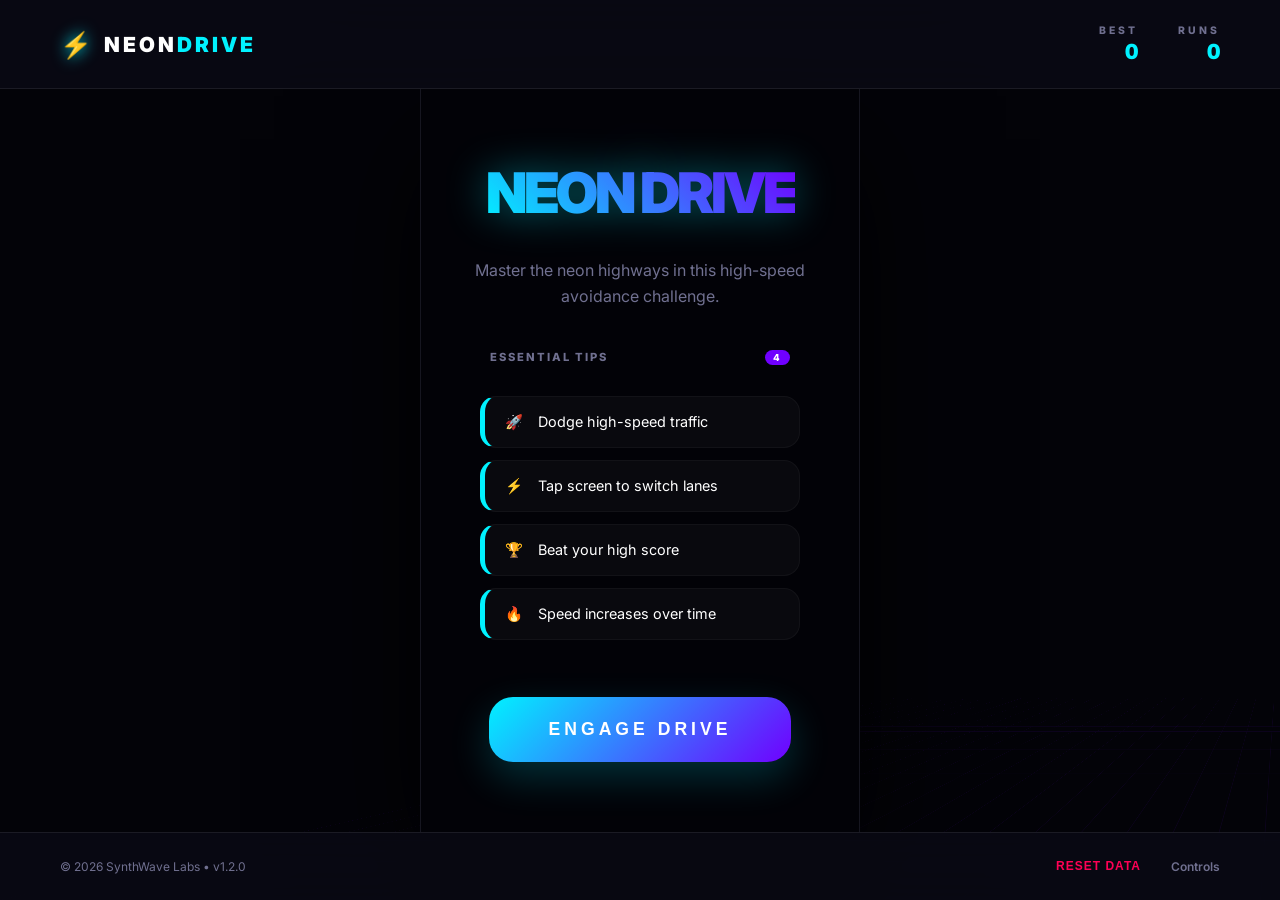
<file: example01/test01.html>
<!DOCTYPE html>
<html lang="en">
<head>
    <meta charset="UTF-8">
    <meta name="viewport" content="width=device-width, initial-scale=1.0, maximum-scale=1.0, user-scalable=no">
    <title>NEON DRIVE | Retro Racer</title>
    <link rel="preconnect" href="https://fonts.googleapis.com">
    <link rel="preconnect" href="https://fonts.gstatic.com" crossorigin>
    <link href="https://fonts.googleapis.com/css2?family=Inter:wght@400;700;900&display=swap" rel="stylesheet">
    <link rel="stylesheet" href="style.css">
</head>
<body>

<div class="background-grid"></div>

<header>
    <div class="logo">
        <span class="logo-icon">⚡</span>
        <span class="logo-text">NEON<span>DRIVE</span></span>
    </div>
    <div class="header-stats">
        <div class="stat-group">
            <div class="stat-item">
                <span class="label">BEST</span>
                <span class="value" id="high-score-display">0</span>
            </div>
            <div class="stat-item">
                <span class="label">RUNS</span>
                <span class="value" id="total-runs-display">0</span>
            </div>
        </div>
    </div>
</header>

<main id="game-container">
    <div id="score-display">0</div>
    
    <canvas id="gameCanvas"></canvas>

    <!-- Start Screen -->
    <div id="start-screen" class="overlay">
        <div class="glitch-wrapper">
            <h1 class="glitch" data-text="NEON DRIVE">NEON DRIVE</h1>
        </div>
        <p>Master the neon highways in this high-speed avoidance challenge.</p>
        
        <div class="feature-header">
            <span>Essential Tips</span>
            <span class="count-badge" id="tips-count">4</span>
        </div>
        <ul class="feature-list">
            <li><span>🚀</span> Dodge high-speed traffic</li>
            <li><span>⚡</span> Tap screen to switch lanes</li>
            <li><span>🏆</span> Beat your high score</li>
            <li><span>🔥</span> Speed increases over time</li>
        </ul>

        <button onclick="startGame()">Engage Drive</button>
    </div>

    <!-- Game Over Screen -->
    <div id="game-over-screen" class="overlay hidden">
        <div class="crash-text">SYSTEM FAILURE</div>
        <h2>CRASHED!</h2>
        <div class="final-score-container">
            <div class="final-score-label">Distance Reached</div>
            <div class="final-score" id="final-score">0</div>
        </div>
        <button onclick="startGame()">Reboot Drive</button>
    </div>
</main>

<footer>
    <div class="footer-content">
        <div class="footer-info">
            <p>&copy; 2026 SynthWave Labs • v1.2.0</p>
        </div>
        <div class="footer-actions">
            <button class="btn-text" onclick="resetData()">Reset Data</button>
            <a href="#" class="link">Controls</a>
        </div>
    </div>
</footer>

<script src="script.js"></script>

</body>
</html>
</file>
<file: example01/style.css>
:root {
    --bg-color: #030308;
    --card-bg: #0a0a14;
    --accent-color: #00f2ff;
    --accent-glow: rgba(0, 242, 255, 0.4);
    --secondary-color: #7000ff;
    --secondary-glow: rgba(112, 0, 255, 0.3);
    --danger-color: #ff0055;
    --text-primary: #ffffff;
    --text-secondary: #707090;
    --font-main: 'Inter', sans-serif;
}

* {
    box-sizing: border-box;
    -webkit-tap-highlight-color: transparent;
}

body {
    margin: 0;
    padding: 0;
    background-color: var(--bg-color);
    color: var(--text-primary);
    font-family: var(--font-main);
    overflow: hidden;
    touch-action: none;
    display: flex;
    flex-direction: column;
    height: 100vh;
}

.background-grid {
    position: fixed;
    top: 0;
    left: 0;
    width: 200%;
    height: 200%;
    background-image: 
        linear-gradient(rgba(112, 0, 255, 0.08) 1px, transparent 1px),
        linear-gradient(90deg, rgba(112, 0, 255, 0.08) 1px, transparent 1px);
    background-size: 60px 60px;
    z-index: -1;
    transform: perspective(500px) rotateX(60deg) translateY(-25%);
    animation: grid-move 15s linear infinite;
}

@keyframes grid-move {
    0% { transform: perspective(500px) rotateX(60deg) translateY(-50%); }
    100% { transform: perspective(500px) rotateX(60deg) translateY(0%); }
}

header {
    display: flex;
    justify-content: space-between;
    align-items: center;
    padding: 24px 60px;
    background: rgba(10, 10, 20, 0.85);
    backdrop-filter: blur(20px);
    border-bottom: 1px solid rgba(255, 255, 255, 0.08);
    z-index: 20;
}

.logo {
    display: flex;
    align-items: center;
    gap: 12px;
}

.logo-icon {
    font-size: 1.6rem;
    filter: drop-shadow(0 0 8px var(--accent-color));
    animation: pulse 2s ease-in-out infinite;
}

@keyframes pulse {
    0%, 100% { transform: scale(1); opacity: 1; }
    50% { transform: scale(1.1); opacity: 0.8; }
}

.logo-text {
    font-weight: 900;
    font-size: 1.3rem;
    letter-spacing: 3px;
    color: var(--text-primary);
}

.logo-text span { color: var(--accent-color); }

.stat-group {
    display: flex;
    gap: 40px;
}

.stat-item {
    display: flex;
    flex-direction: column;
    align-items: flex-end;
}

.stat-item .label {
    font-size: 0.65rem;
    font-weight: 800;
    color: var(--text-secondary);
    letter-spacing: 3px;
    margin-bottom: 2px;
}

.stat-item .value {
    font-size: 1.3rem;
    font-weight: 900;
    color: var(--accent-color);
    font-variant-numeric: tabular-nums;
}

#game-container {
    position: relative;
    width: 100%;
    max-width: 440px;
    height: 100%;
    max-height: 850px;
    margin: auto;
    background: var(--card-bg);
    box-shadow: 0 50px 120px rgba(0,0,0,0.9);
    overflow: hidden;
    border-left: 1px solid rgba(255, 255, 255, 0.05);
    border-right: 1px solid rgba(255, 255, 255, 0.05);
}

canvas {
    display: block;
    width: 100%;
    height: 100%;
}

footer {
    padding: 24px 60px;
    background: rgba(10, 10, 20, 0.85);
    backdrop-filter: blur(20px);
    border-top: 1px solid rgba(255, 255, 255, 0.08);
    z-index: 20;
}

.footer-content {
    display: flex;
    justify-content: space-between;
    align-items: center;
}

.footer-info p {
    font-size: 0.75rem;
    color: var(--text-secondary);
    margin: 0;
    max-width: none;
}

.footer-actions {
    display: flex;
    align-items: center;
    gap: 30px;
}

.btn-text {
    background: none;
    border: none;
    color: var(--danger-color);
    font-size: 0.75rem;
    font-weight: 700;
    letter-spacing: 1px;
    padding: 0;
    box-shadow: none;
    border-bottom: 1px solid transparent;
    border-radius: 0;
}

.btn-text:hover {
    transform: none;
    box-shadow: none;
    border-bottom: 1px solid var(--danger-color);
    opacity: 0.8;
}

.link {
    font-size: 0.75rem;
    color: var(--text-secondary);
    text-decoration: none;
    font-weight: 600;
}

.link:hover { color: var(--accent-color); }

.overlay {
    position: absolute;
    top: 0;
    left: 0;
    width: 100%;
    height: 100%;
    background: rgba(3, 3, 8, 0.96);
    backdrop-filter: blur(15px);
    display: flex;
    flex-direction: column;
    justify-content: center;
    align-items: center;
    z-index: 10;
    text-align: center;
    padding: 50px 40px;
}

h1 { 
    margin: 0 0 15px 0; 
    font-size: 3.5rem; 
    font-weight: 900;
    letter-spacing: -3px;
    background: linear-gradient(45deg, var(--accent-color), var(--secondary-color));
    -webkit-background-clip: text;
    -webkit-text-fill-color: transparent;
    filter: drop-shadow(0 0 20px var(--accent-glow));
}

p { 
    margin-bottom: 40px; 
    color: var(--text-secondary);
    line-height: 1.6;
    font-size: 1rem;
}

.feature-header {
    display: flex;
    justify-content: space-between;
    align-items: center;
    width: 100%;
    max-width: 300px;
    margin-bottom: 15px;
    font-size: 0.7rem;
    font-weight: 800;
    text-transform: uppercase;
    letter-spacing: 2px;
    color: var(--text-secondary);
}

.count-badge {
    background: var(--secondary-color);
    color: white;
    padding: 2px 8px;
    border-radius: 20px;
    font-size: 0.6rem;
}

.feature-list {
    text-align: left;
    width: 100%;
    max-width: 320px;
    margin-bottom: 45px;
    list-style: none;
    padding: 0;
}

.feature-list li {
    background: rgba(255, 255, 255, 0.03);
    padding: 16px 20px;
    margin-bottom: 12px;
    border-radius: 16px;
    border: 1px solid rgba(255, 255, 255, 0.04);
    border-left: 5px solid var(--accent-color);
    font-size: 0.9rem;
    display: flex;
    align-items: center;
    gap: 15px;
    transition: background 0.2s;
}

.feature-list li:hover { background: rgba(255, 255, 255, 0.06); }

button {
    padding: 22px 60px;
    font-size: 1.1rem;
    background: linear-gradient(135deg, var(--accent-color), var(--secondary-color));
    border: none;
    color: white;
    border-radius: 24px;
    cursor: pointer;
    transition: all 0.3s cubic-bezier(0.175, 0.885, 0.32, 1.275);
    text-transform: uppercase;
    font-weight: 900;
    letter-spacing: 4px;
    box-shadow: 0 15px 40px rgba(0, 242, 255, 0.2);
}

button:hover {
    transform: translateY(-6px) scale(1.04);
    box-shadow: 0 25px 60px rgba(0, 242, 255, 0.4);
}

#score-display {
    position: absolute;
    top: 50px;
    left: 0;
    right: 0;
    text-align: center;
    font-size: 3.5rem;
    font-weight: 900;
    z-index: 5;
    color: var(--accent-color);
    text-shadow: 0 0 25px var(--accent-glow);
    font-variant-numeric: tabular-nums;
    pointer-events: none;
}

.hidden { display: none !important; }

.crash-text {
    font-size: 0.75rem;
    letter-spacing: 10px;
    font-weight: 900;
    color: var(--danger-color);
    margin-bottom: 10px;
}

#game-over-screen h2 { 
    color: var(--text-primary); 
    font-size: 3.5rem; 
    font-weight: 900;
    margin: 0;
}

.final-score-container { margin: 40px 0 60px 0; }

.final-score-label {
    text-transform: uppercase;
    letter-spacing: 6px;
    font-size: 0.75rem;
    color: var(--text-secondary);
    margin-bottom: 5px;
}

.final-score { 
    font-size: 7rem; 
    font-weight: 900;
    color: var(--text-primary);
    line-height: 1;
}

@media (max-width: 600px) {
    header, footer { padding: 15px 25px; }
    .stat-group { gap: 15px; }
}
</file>
